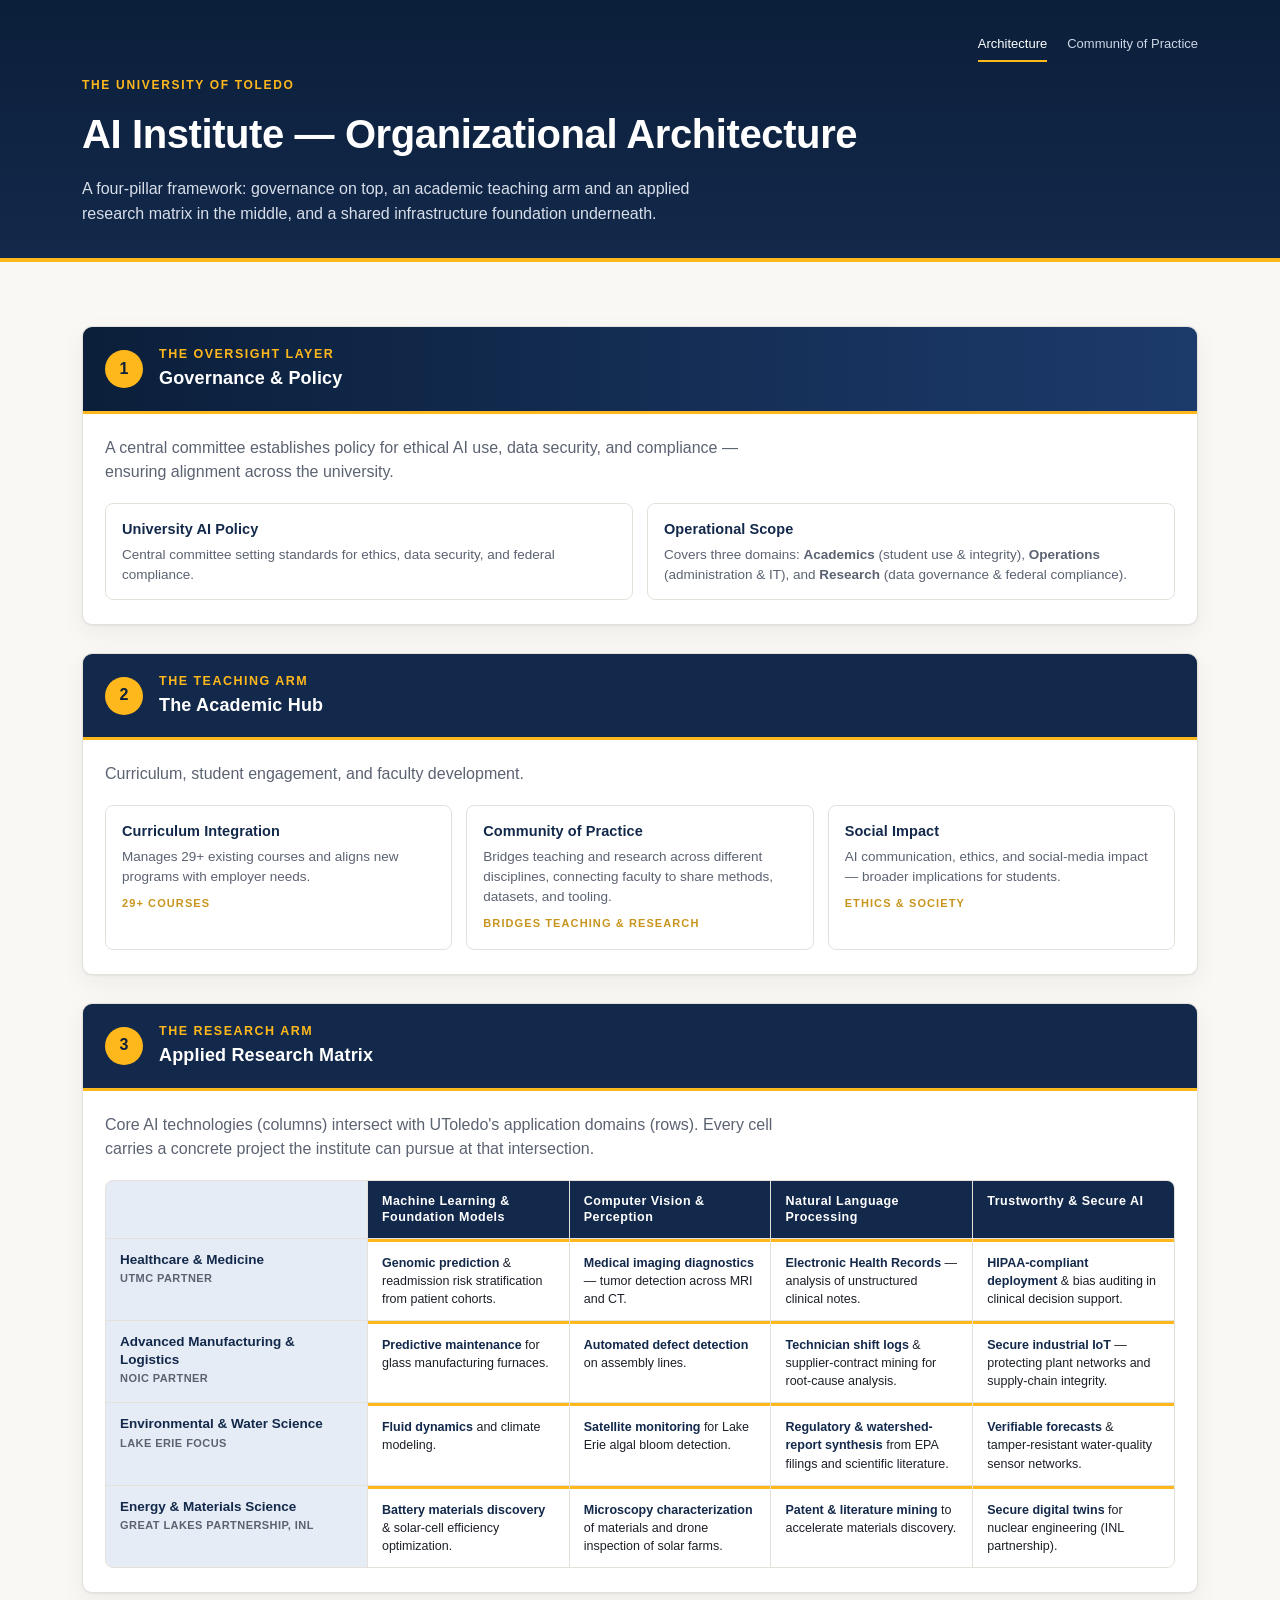
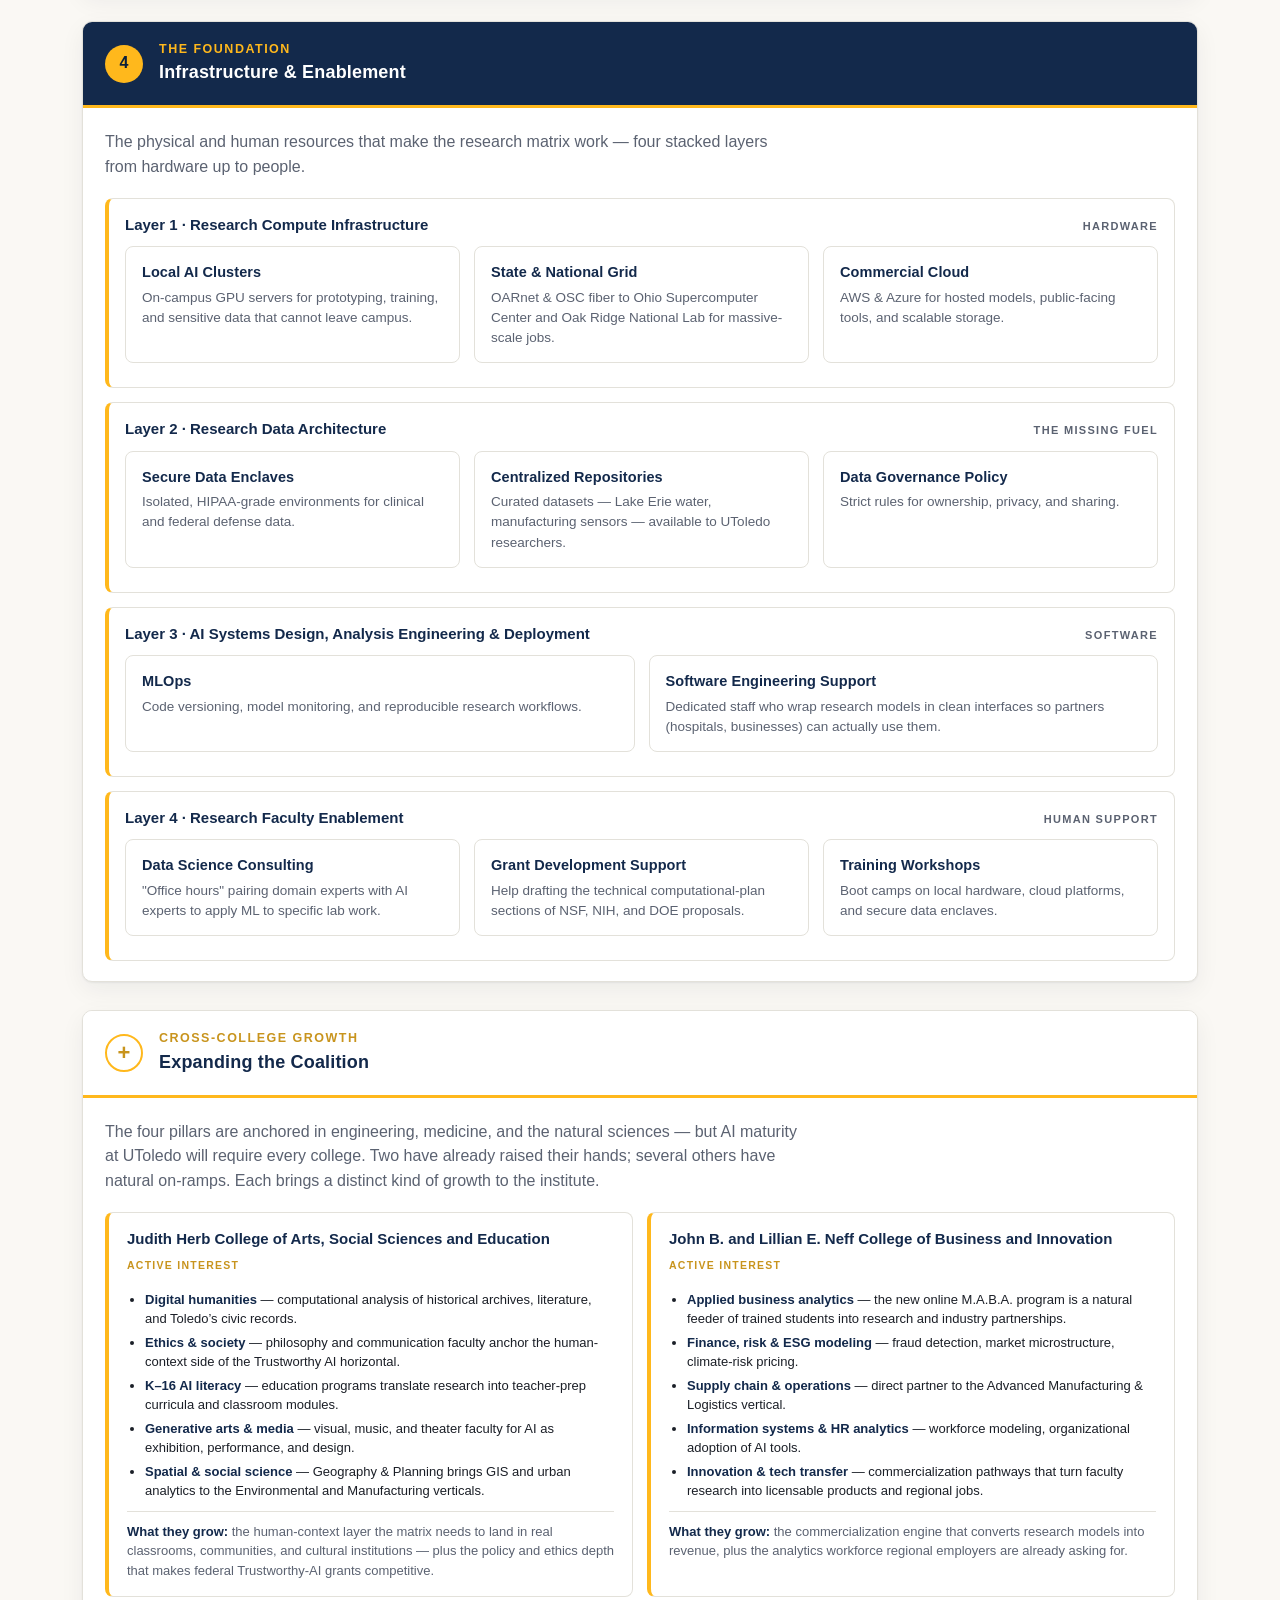
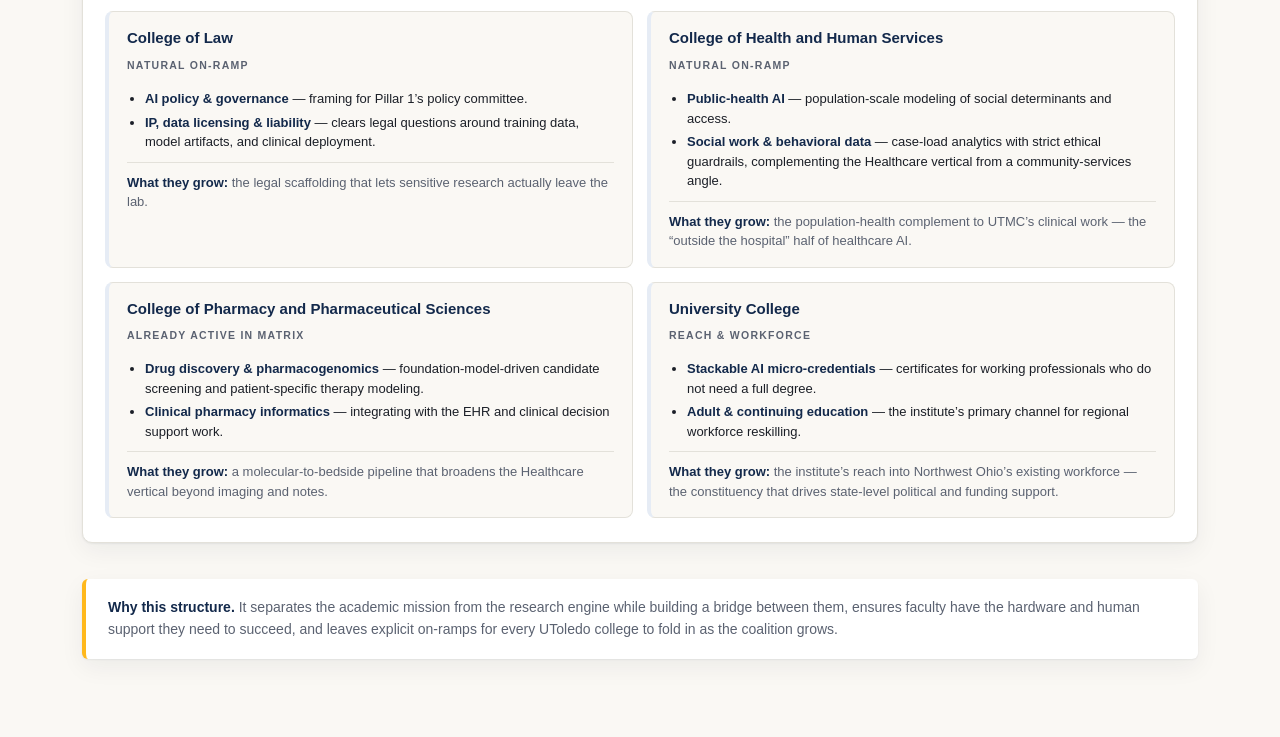
<file: index.html>
<!doctype html>
<html lang="en">
<head>
<meta charset="utf-8" />
<meta name="viewport" content="width=device-width,initial-scale=1" />
<title>UToledo AI Institute — Architecture</title>
<style>
  :root {
    --blue-900: #0b1f3a;
    --blue-800: #13294b;
    --blue-700: #1c3a6b;
    --blue-600: #2a4f8f;
    --blue-100: #e6ecf5;
    --gold-600: #c8941d;
    --gold-500: #f0a500;
    --gold-400: #ffb81c;
    --gold-100: #fff3d6;
    --paper:   #faf8f4;
    --ink:     #1b1f27;
    --muted:   #5b6271;
    --line:    #e3e1da;
    --line-2:  #d6d3ca;
    --shadow:  0 1px 2px rgba(11,31,58,.06), 0 8px 24px rgba(11,31,58,.06);
  }

  * { box-sizing: border-box; }
  html, body { margin: 0; padding: 0; }
  body {
    font-family: ui-sans-serif, -apple-system, "Segoe UI", Inter, Roboto, "Helvetica Neue", Arial, sans-serif;
    color: var(--ink);
    background: var(--paper);
    line-height: 1.55;
    font-size: 16px;
    -webkit-font-smoothing: antialiased;
  }

  /* Header */
  .masthead {
    background: linear-gradient(180deg, var(--blue-900) 0%, var(--blue-800) 100%);
    color: #fff;
    border-bottom: 4px solid var(--gold-400);
  }
  .masthead-inner {
    max-width: 1180px;
    margin: 0 auto;
    padding: 28px 32px 32px;
    display: flex;
    flex-direction: column;
    gap: 8px;
  }
  .eyebrow {
    text-transform: uppercase;
    letter-spacing: .14em;
    font-size: 12px;
    font-weight: 600;
    color: var(--gold-400);
  }
  .masthead h1 {
    margin: 0;
    font-size: clamp(28px, 3.4vw, 40px);
    font-weight: 700;
    letter-spacing: -.01em;
  }
  .lede {
    margin: 4px 0 0;
    color: #d8dee9;
    max-width: 70ch;
    font-size: 16px;
  }
  .top-nav {
    display: flex;
    gap: 20px;
    justify-content: flex-end;
    margin-bottom: 6px;
    flex-wrap: wrap;
  }
  .top-nav a {
    color: #cdd6e4;
    text-decoration: none;
    font-weight: 500;
    font-size: 13px;
    padding: 6px 0;
    border-bottom: 2px solid transparent;
    transition: color .15s, border-color .15s;
  }
  .top-nav a:hover { color: #fff; }
  .top-nav a.active {
    color: #fff;
    border-bottom-color: var(--gold-400);
  }

  /* Layout */
  .wrap {
    max-width: 1180px;
    margin: 0 auto;
    padding: 36px 32px 64px;
  }

  /* Section title bar */
  .pillar {
    margin: 28px 0 0;
    background: #fff;
    border: 1px solid var(--line);
    border-radius: 10px;
    box-shadow: var(--shadow);
    overflow: hidden;
  }
  .pillar-head {
    display: flex;
    align-items: center;
    gap: 16px;
    padding: 18px 22px;
    background: var(--blue-800);
    color: #fff;
    border-bottom: 3px solid var(--gold-400);
  }
  .pillar-num {
    flex: 0 0 auto;
    width: 38px;
    height: 38px;
    border-radius: 999px;
    background: var(--gold-400);
    color: var(--blue-900);
    font-weight: 800;
    display: grid;
    place-items: center;
    font-size: 16px;
  }
  .pillar-titles {
    display: flex;
    flex-direction: column;
  }
  .pillar-title {
    font-size: 18px;
    font-weight: 700;
    letter-spacing: .01em;
  }
  .pillar-sub {
    font-size: 12.5px;
    color: var(--gold-400);
    text-transform: uppercase;
    letter-spacing: .12em;
    font-weight: 600;
  }
  .pillar-body {
    padding: 22px 22px 6px;
  }
  .pillar-intro {
    margin: 0 0 18px;
    color: var(--muted);
    max-width: 78ch;
  }

  /* Card grids */
  .grid {
    display: grid;
    gap: 14px;
    grid-template-columns: repeat(12, 1fr);
    padding-bottom: 18px;
  }
  .col-6 { grid-column: span 6; }
  .col-4 { grid-column: span 4; }
  .col-3 { grid-column: span 3; }
  .col-12 { grid-column: span 12; }
  @media (max-width: 900px) {
    .col-6, .col-4, .col-3 { grid-column: span 12; }
  }

  .card {
    border: 1px solid var(--line);
    border-radius: 8px;
    padding: 14px 16px;
    background: #fff;
    transition: border-color .15s, transform .15s;
  }
  .card:hover {
    border-color: var(--blue-600);
    transform: translateY(-1px);
  }
  .card h4 {
    margin: 0 0 4px;
    font-size: 14.5px;
    color: var(--blue-800);
    font-weight: 700;
    letter-spacing: .005em;
  }
  .card p {
    margin: 0;
    font-size: 13.5px;
    color: var(--muted);
    line-height: 1.5;
  }
  .card .tag {
    display: inline-block;
    margin-top: 8px;
    font-size: 11px;
    text-transform: uppercase;
    letter-spacing: .1em;
    color: var(--gold-600);
    font-weight: 700;
  }

  /* Two-arm middle row (Academic + Research) */
  .arms {
    display: grid;
    grid-template-columns: 1fr 1fr;
    gap: 18px;
    margin-top: 18px;
  }
  @media (max-width: 980px) {
    .arms { grid-template-columns: 1fr; }
  }

  /* Matrix block (research) */
  .matrix {
    margin: 6px 0 18px;
    border: 1px solid var(--line);
    border-radius: 8px;
    overflow: hidden;
  }
  .matrix h3 {
    margin: 0;
    padding: 10px 14px;
    font-size: 12.5px;
    text-transform: uppercase;
    letter-spacing: .12em;
    color: var(--blue-800);
    background: var(--blue-100);
    border-bottom: 1px solid var(--line);
    font-weight: 700;
  }
  .matrix-grid {
    display: grid;
    grid-template-columns: 1fr 1fr;
    gap: 0;
  }
  .matrix-cell {
    padding: 12px 14px;
    border-top: 1px solid var(--line);
  }
  .matrix-cell:nth-child(odd) { border-right: 1px solid var(--line); }
  .matrix-cell h4 {
    margin: 0 0 2px;
    font-size: 13.5px;
    color: var(--blue-800);
  }
  .matrix-cell p {
    margin: 0;
    font-size: 12.5px;
    color: var(--muted);
  }
  @media (max-width: 700px) {
    .matrix-grid { grid-template-columns: 1fr; }
    .matrix-cell:nth-child(odd) { border-right: none; }
  }

  /* Cross-matrix: verticals (rows) × horizontals (columns) */
  .matrix-scroll {
    margin: 6px 0 18px;
    overflow-x: auto;
    border: 1px solid var(--line);
    border-radius: 8px;
    background: var(--line);
  }
  .research-matrix {
    display: grid;
    grid-template-columns: minmax(190px, 1.3fr) repeat(4, minmax(170px, 1fr));
    gap: 1px;
    background: var(--line);
    min-width: 880px;
  }
  .rm-corner,
  .rm-col-head,
  .rm-row-head,
  .rm-cell {
    background: #fff;
    padding: 12px 14px;
  }
  .rm-corner {
    background: var(--blue-100);
  }
  .rm-col-head {
    background: var(--blue-800);
    color: #fff;
    font-size: 12.5px;
    font-weight: 700;
    letter-spacing: .04em;
    line-height: 1.3;
  }
  .rm-row-head {
    background: var(--blue-100);
    color: var(--blue-800);
    font-weight: 700;
    font-size: 13.5px;
    line-height: 1.35;
  }
  .rm-row-head small {
    display: block;
    margin-top: 2px;
    font-size: 11px;
    font-weight: 600;
    color: var(--muted);
    letter-spacing: .04em;
    text-transform: uppercase;
  }
  .rm-cell {
    font-size: 12.5px;
    color: var(--ink);
    line-height: 1.45;
    border-top: 3px solid var(--gold-400);
  }
  .rm-cell strong {
    color: var(--blue-800);
    font-weight: 700;
  }
  .rm-empty {
    background: repeating-linear-gradient(
      45deg,
      #faf8f4,
      #faf8f4 7px,
      #efece3 7px,
      #efece3 8px
    );
    border-top: none;
  }

  /* Foundation layers */
  .layer {
    border: 1px solid var(--line);
    border-radius: 8px;
    padding: 14px 16px 6px;
    background: #fff;
    margin-bottom: 14px;
    border-left: 4px solid var(--gold-400);
  }
  .layer-head {
    display: flex;
    align-items: baseline;
    justify-content: space-between;
    margin-bottom: 10px;
    flex-wrap: wrap;
    gap: 6px;
  }
  .layer-head h3 {
    margin: 0;
    font-size: 15px;
    color: var(--blue-800);
    font-weight: 700;
  }
  .layer-tag {
    font-size: 11px;
    color: var(--muted);
    text-transform: uppercase;
    letter-spacing: .12em;
    font-weight: 700;
  }

  /* Governance band style on top pillar */
  .pillar.governance .pillar-head {
    background: linear-gradient(90deg, var(--blue-900), var(--blue-700));
  }

  /* Cross-college coalition (post-pillar growth section) */
  .coalition {
    margin: 28px 0 0;
    background: #fff;
    border: 1px solid var(--line);
    border-radius: 10px;
    box-shadow: var(--shadow);
    overflow: hidden;
  }
  .coalition-head {
    display: flex;
    align-items: center;
    gap: 16px;
    padding: 18px 22px;
    background: #fff;
    color: var(--blue-800);
    border-bottom: 3px solid var(--gold-400);
  }
  .coalition-mark {
    flex: 0 0 auto;
    width: 38px;
    height: 38px;
    border-radius: 999px;
    background: #fff;
    border: 2px solid var(--gold-400);
    color: var(--gold-600);
    font-weight: 800;
    display: grid;
    place-items: center;
    font-size: 22px;
    line-height: 1;
  }
  .coalition-titles { display: flex; flex-direction: column; }
  .coalition-titles .pillar-sub { color: var(--gold-600); }
  .coalition-titles .pillar-title { color: var(--blue-800); }
  .coalition-body { padding: 22px 22px 24px; }

  .growth-grid {
    display: grid;
    grid-template-columns: 1fr 1fr;
    gap: 14px;
  }
  @media (max-width: 800px) { .growth-grid { grid-template-columns: 1fr; } }

  .growth-card {
    background: var(--paper);
    border: 1px solid var(--line);
    border-left: 4px solid var(--blue-100);
    border-radius: 8px;
    padding: 16px 18px;
  }
  .growth-card.primary {
    border-left-color: var(--gold-400);
    background: #fff;
    grid-column: span 1;
  }
  .growth-card h3 {
    margin: 0 0 4px;
    font-size: 15px;
    color: var(--blue-800);
    font-weight: 700;
    line-height: 1.3;
  }
  .growth-tag {
    display: inline-block;
    font-size: 10.5px;
    text-transform: uppercase;
    letter-spacing: .12em;
    font-weight: 700;
    color: var(--gold-600);
    margin: 0 0 10px;
  }
  .growth-card:not(.primary) .growth-tag { color: var(--muted); }
  .growth-card ul {
    margin: 6px 0 10px;
    padding-left: 18px;
    font-size: 13px;
    color: var(--ink);
    line-height: 1.5;
  }
  .growth-card ul li { margin-bottom: 4px; }
  .growth-card ul li strong { color: var(--blue-800); }
  .growth-grow {
    margin: 8px 0 0;
    font-size: 13px;
    color: var(--muted);
    padding-top: 10px;
    border-top: 1px solid var(--line);
    line-height: 1.5;
  }
  .growth-grow strong { color: var(--blue-800); }

  /* Footer note */
  .footnote {
    margin-top: 36px;
    padding: 18px 22px;
    border-left: 4px solid var(--gold-400);
    background: #fff;
    border-radius: 6px;
    color: var(--muted);
    font-size: 14px;
    box-shadow: var(--shadow);
  }
  .footnote strong { color: var(--blue-800); }

  /* Print */
  @media print {
    body { background: #fff; }
    .pillar, .card, .layer, .footnote { box-shadow: none; }
    .masthead { border-bottom-width: 2px; }
  }
</style>
</head>
<body>

<header class="masthead">
  <div class="masthead-inner">
    <nav class="top-nav" aria-label="Primary site navigation">
      <a class="active" href="index.html" aria-current="page">Architecture</a>
      <a href="community.html">Community of Practice</a>
    </nav>
    <div class="eyebrow">The University of Toledo</div>
    <h1>AI Institute &mdash; Organizational Architecture</h1>
    <p class="lede">A four-pillar framework: governance on top, an academic teaching arm and an applied research matrix in the middle, and a shared infrastructure foundation underneath.</p>
  </div>
</header>

<main class="wrap">

  <!-- Pillar 1: Governance -->
  <section class="pillar governance">
    <div class="pillar-head">
      <div class="pillar-num">1</div>
      <div class="pillar-titles">
        <div class="pillar-sub">The Oversight Layer</div>
        <div class="pillar-title">Governance &amp; Policy</div>
      </div>
    </div>
    <div class="pillar-body">
      <p class="pillar-intro">A central committee establishes policy for ethical AI use, data security, and compliance — ensuring alignment across the university.</p>
      <div class="grid">
        <div class="card col-6">
          <h4>University AI Policy</h4>
          <p>Central committee setting standards for ethics, data security, and federal compliance.</p>
        </div>
        <div class="card col-6">
          <h4>Operational Scope</h4>
          <p>Covers three domains: <strong>Academics</strong> (student use &amp; integrity), <strong>Operations</strong> (administration &amp; IT), and <strong>Research</strong> (data governance &amp; federal compliance).</p>
        </div>
      </div>
    </div>
  </section>

  <!-- Pillar 2: Academic Hub -->
  <section class="pillar">
    <div class="pillar-head">
      <div class="pillar-num">2</div>
      <div class="pillar-titles">
        <div class="pillar-sub">The Teaching Arm</div>
        <div class="pillar-title">The Academic Hub</div>
      </div>
    </div>
    <div class="pillar-body">
      <p class="pillar-intro">Curriculum, student engagement, and faculty development.</p>
      <div class="grid">
        <div class="card col-4">
          <h4>Curriculum Integration</h4>
          <p>Manages 29+ existing courses and aligns new programs with employer needs.</p>
          <span class="tag">29+ courses</span>
        </div>
        <div class="card col-4">
          <h4>Community of Practice</h4>
          <p>Bridges teaching and research across different disciplines, connecting faculty to share methods, datasets, and tooling.</p>
          <span class="tag">Bridges teaching &amp; research</span>
        </div>
        <div class="card col-4">
          <h4>Social Impact</h4>
          <p>AI communication, ethics, and social-media impact &mdash; broader implications for students.</p>
          <span class="tag">Ethics &amp; society</span>
        </div>
      </div>
    </div>
  </section>

  <!-- Pillar 3: Applied Research Matrix -->
  <section class="pillar">
    <div class="pillar-head">
      <div class="pillar-num">3</div>
      <div class="pillar-titles">
        <div class="pillar-sub">The Research Arm</div>
        <div class="pillar-title">Applied Research Matrix</div>
      </div>
    </div>
    <div class="pillar-body">
      <p class="pillar-intro">Core AI technologies (columns) intersect with UToledo's application domains (rows). Every cell carries a concrete project the institute can pursue at that intersection.</p>

      <div class="matrix-scroll">
        <div class="research-matrix" role="table" aria-label="Applied Research Matrix mapping core AI technologies to application domains">
          <!-- Header row -->
          <div class="rm-corner" role="columnheader" aria-label="Application domain"></div>
          <div class="rm-col-head" role="columnheader">Machine Learning &amp; Foundation Models</div>
          <div class="rm-col-head" role="columnheader">Computer Vision &amp; Perception</div>
          <div class="rm-col-head" role="columnheader">Natural Language Processing</div>
          <div class="rm-col-head" role="columnheader">Trustworthy &amp; Secure AI</div>

          <!-- Healthcare row -->
          <div class="rm-row-head" role="rowheader">
            Healthcare &amp; Medicine
            <small>UTMC partner</small>
          </div>
          <div class="rm-cell">
            <strong>Genomic prediction</strong> &amp; readmission risk stratification from patient cohorts.
          </div>
          <div class="rm-cell">
            <strong>Medical imaging diagnostics</strong> &mdash; tumor detection across MRI and CT.
          </div>
          <div class="rm-cell">
            <strong>Electronic Health Records</strong> &mdash; analysis of unstructured clinical notes.
          </div>
          <div class="rm-cell">
            <strong>HIPAA-compliant deployment</strong> &amp; bias auditing in clinical decision support.
          </div>

          <!-- Advanced Manufacturing row -->
          <div class="rm-row-head" role="rowheader">
            Advanced Manufacturing &amp; Logistics
            <small>NOIC partner</small>
          </div>
          <div class="rm-cell">
            <strong>Predictive maintenance</strong> for glass manufacturing furnaces.
          </div>
          <div class="rm-cell">
            <strong>Automated defect detection</strong> on assembly lines.
          </div>
          <div class="rm-cell">
            <strong>Technician shift logs</strong> &amp; supplier-contract mining for root-cause analysis.
          </div>
          <div class="rm-cell">
            <strong>Secure industrial IoT</strong> &mdash; protecting plant networks and supply-chain integrity.
          </div>

          <!-- Environmental row -->
          <div class="rm-row-head" role="rowheader">
            Environmental &amp; Water Science
            <small>Lake Erie focus</small>
          </div>
          <div class="rm-cell">
            <strong>Fluid dynamics</strong> and climate modeling.
          </div>
          <div class="rm-cell">
            <strong>Satellite monitoring</strong> for Lake Erie algal bloom detection.
          </div>
          <div class="rm-cell">
            <strong>Regulatory &amp; watershed-report synthesis</strong> from EPA filings and scientific literature.
          </div>
          <div class="rm-cell">
            <strong>Verifiable forecasts</strong> &amp; tamper-resistant water-quality sensor networks.
          </div>

          <!-- Energy & Materials row -->
          <div class="rm-row-head" role="rowheader">
            Energy &amp; Materials Science
            <small>Great Lakes Partnership, INL</small>
          </div>
          <div class="rm-cell">
            <strong>Battery materials discovery</strong> &amp; solar-cell efficiency optimization.
          </div>
          <div class="rm-cell">
            <strong>Microscopy characterization</strong> of materials and drone inspection of solar farms.
          </div>
          <div class="rm-cell">
            <strong>Patent &amp; literature mining</strong> to accelerate materials discovery.
          </div>
          <div class="rm-cell">
            <strong>Secure digital twins</strong> for nuclear engineering (INL partnership).
          </div>
        </div>
      </div>
    </div>
  </section>

  <!-- Pillar 4: Infrastructure & Enablement -->
  <section class="pillar">
    <div class="pillar-head">
      <div class="pillar-num">4</div>
      <div class="pillar-titles">
        <div class="pillar-sub">The Foundation</div>
        <div class="pillar-title">Infrastructure &amp; Enablement</div>
      </div>
    </div>
    <div class="pillar-body">
      <p class="pillar-intro">The physical and human resources that make the research matrix work — four stacked layers from hardware up to people.</p>

      <div class="layer">
        <div class="layer-head">
          <h3>Layer 1 &middot; Research Compute Infrastructure</h3>
          <span class="layer-tag">Hardware</span>
        </div>
        <div class="grid">
          <div class="card col-4">
            <h4>Local AI Clusters</h4>
            <p>On-campus GPU servers for prototyping, training, and sensitive data that cannot leave campus.</p>
          </div>
          <div class="card col-4">
            <h4>State &amp; National Grid</h4>
            <p>OARnet &amp; OSC fiber to Ohio Supercomputer Center and Oak Ridge National Lab for massive-scale jobs.</p>
          </div>
          <div class="card col-4">
            <h4>Commercial Cloud</h4>
            <p>AWS &amp; Azure for hosted models, public-facing tools, and scalable storage.</p>
          </div>
        </div>
      </div>

      <div class="layer">
        <div class="layer-head">
          <h3>Layer 2 &middot; Research Data Architecture</h3>
          <span class="layer-tag">The Missing Fuel</span>
        </div>
        <div class="grid">
          <div class="card col-4">
            <h4>Secure Data Enclaves</h4>
            <p>Isolated, HIPAA-grade environments for clinical and federal defense data.</p>
          </div>
          <div class="card col-4">
            <h4>Centralized Repositories</h4>
            <p>Curated datasets &mdash; Lake Erie water, manufacturing sensors &mdash; available to UToledo researchers.</p>
          </div>
          <div class="card col-4">
            <h4>Data Governance Policy</h4>
            <p>Strict rules for ownership, privacy, and sharing.</p>
          </div>
        </div>
      </div>

      <div class="layer">
        <div class="layer-head">
          <h3>Layer 3 &middot; AI Systems Design, Analysis Engineering &amp; Deployment</h3>
          <span class="layer-tag">Software</span>
        </div>
        <div class="grid">
          <div class="card col-6">
            <h4>MLOps</h4>
            <p>Code versioning, model monitoring, and reproducible research workflows.</p>
          </div>
          <div class="card col-6">
            <h4>Software Engineering Support</h4>
            <p>Dedicated staff who wrap research models in clean interfaces so partners (hospitals, businesses) can actually use them.</p>
          </div>
        </div>
      </div>

      <div class="layer">
        <div class="layer-head">
          <h3>Layer 4 &middot; Research Faculty Enablement</h3>
          <span class="layer-tag">Human Support</span>
        </div>
        <div class="grid">
          <div class="card col-4">
            <h4>Data Science Consulting</h4>
            <p>"Office hours" pairing domain experts with AI experts to apply ML to specific lab work.</p>
          </div>
          <div class="card col-4">
            <h4>Grant Development Support</h4>
            <p>Help drafting the technical computational-plan sections of NSF, NIH, and DOE proposals.</p>
          </div>
          <div class="card col-4">
            <h4>Training Workshops</h4>
            <p>Boot camps on local hardware, cloud platforms, and secure data enclaves.</p>
          </div>
        </div>
      </div>
    </div>
  </section>

  <!-- Cross-college coalition: how the rest of UToledo folds into the framework -->
  <section class="coalition" aria-labelledby="coalition-heading">
    <div class="coalition-head">
      <div class="coalition-mark" aria-hidden="true">+</div>
      <div class="coalition-titles">
        <div class="pillar-sub">Cross-College Growth</div>
        <div class="pillar-title" id="coalition-heading">Expanding the Coalition</div>
      </div>
    </div>
    <div class="coalition-body">
      <p class="pillar-intro">The four pillars are anchored in engineering, medicine, and the natural sciences &mdash; but AI maturity at UToledo will require every college. Two have already raised their hands; several others have natural on-ramps. Each brings a distinct kind of growth to the institute.</p>

      <div class="growth-grid">

        <article class="growth-card primary">
          <h3>Judith Herb College of Arts, Social Sciences and Education</h3>
          <span class="growth-tag">Active interest</span>
          <ul>
            <li><strong>Digital humanities</strong> &mdash; computational analysis of historical archives, literature, and Toledo&rsquo;s civic records.</li>
            <li><strong>Ethics &amp; society</strong> &mdash; philosophy and communication faculty anchor the human-context side of the Trustworthy AI horizontal.</li>
            <li><strong>K&ndash;16 AI literacy</strong> &mdash; education programs translate research into teacher-prep curricula and classroom modules.</li>
            <li><strong>Generative arts &amp; media</strong> &mdash; visual, music, and theater faculty for AI as exhibition, performance, and design.</li>
            <li><strong>Spatial &amp; social science</strong> &mdash; Geography &amp; Planning brings GIS and urban analytics to the Environmental and Manufacturing verticals.</li>
          </ul>
          <p class="growth-grow"><strong>What they grow:</strong> the human-context layer the matrix needs to land in real classrooms, communities, and cultural institutions &mdash; plus the policy and ethics depth that makes federal Trustworthy-AI grants competitive.</p>
        </article>

        <article class="growth-card primary">
          <h3>John B. and Lillian E. Neff College of Business and Innovation</h3>
          <span class="growth-tag">Active interest</span>
          <ul>
            <li><strong>Applied business analytics</strong> &mdash; the new online M.A.B.A. program is a natural feeder of trained students into research and industry partnerships.</li>
            <li><strong>Finance, risk &amp; ESG modeling</strong> &mdash; fraud detection, market microstructure, climate-risk pricing.</li>
            <li><strong>Supply chain &amp; operations</strong> &mdash; direct partner to the Advanced Manufacturing &amp; Logistics vertical.</li>
            <li><strong>Information systems &amp; HR analytics</strong> &mdash; workforce modeling, organizational adoption of AI tools.</li>
            <li><strong>Innovation &amp; tech transfer</strong> &mdash; commercialization pathways that turn faculty research into licensable products and regional jobs.</li>
          </ul>
          <p class="growth-grow"><strong>What they grow:</strong> the commercialization engine that converts research models into revenue, plus the analytics workforce regional employers are already asking for.</p>
        </article>

        <article class="growth-card">
          <h3>College of Law</h3>
          <span class="growth-tag">Natural on-ramp</span>
          <ul>
            <li><strong>AI policy &amp; governance</strong> &mdash; framing for Pillar 1&rsquo;s policy committee.</li>
            <li><strong>IP, data licensing &amp; liability</strong> &mdash; clears legal questions around training data, model artifacts, and clinical deployment.</li>
          </ul>
          <p class="growth-grow"><strong>What they grow:</strong> the legal scaffolding that lets sensitive research actually leave the lab.</p>
        </article>

        <article class="growth-card">
          <h3>College of Health and Human Services</h3>
          <span class="growth-tag">Natural on-ramp</span>
          <ul>
            <li><strong>Public-health AI</strong> &mdash; population-scale modeling of social determinants and access.</li>
            <li><strong>Social work &amp; behavioral data</strong> &mdash; case-load analytics with strict ethical guardrails, complementing the Healthcare vertical from a community-services angle.</li>
          </ul>
          <p class="growth-grow"><strong>What they grow:</strong> the population-health complement to UTMC&rsquo;s clinical work &mdash; the &ldquo;outside the hospital&rdquo; half of healthcare AI.</p>
        </article>

        <article class="growth-card">
          <h3>College of Pharmacy and Pharmaceutical Sciences</h3>
          <span class="growth-tag">Already active in matrix</span>
          <ul>
            <li><strong>Drug discovery &amp; pharmacogenomics</strong> &mdash; foundation-model-driven candidate screening and patient-specific therapy modeling.</li>
            <li><strong>Clinical pharmacy informatics</strong> &mdash; integrating with the EHR and clinical decision support work.</li>
          </ul>
          <p class="growth-grow"><strong>What they grow:</strong> a molecular-to-bedside pipeline that broadens the Healthcare vertical beyond imaging and notes.</p>
        </article>

        <article class="growth-card">
          <h3>University College</h3>
          <span class="growth-tag">Reach &amp; workforce</span>
          <ul>
            <li><strong>Stackable AI micro-credentials</strong> &mdash; certificates for working professionals who do not need a full degree.</li>
            <li><strong>Adult &amp; continuing education</strong> &mdash; the institute&rsquo;s primary channel for regional workforce reskilling.</li>
          </ul>
          <p class="growth-grow"><strong>What they grow:</strong> the institute&rsquo;s reach into Northwest Ohio&rsquo;s existing workforce &mdash; the constituency that drives state-level political and funding support.</p>
        </article>

      </div>
    </div>
  </section>

  <p class="footnote">
    <strong>Why this structure.</strong> It separates the academic mission from the research engine while building a bridge between them, ensures faculty have the hardware and human support they need to succeed, and leaves explicit on-ramps for every UToledo college to fold in as the coalition grows.
  </p>

</main>

</body>
</html>
</file>
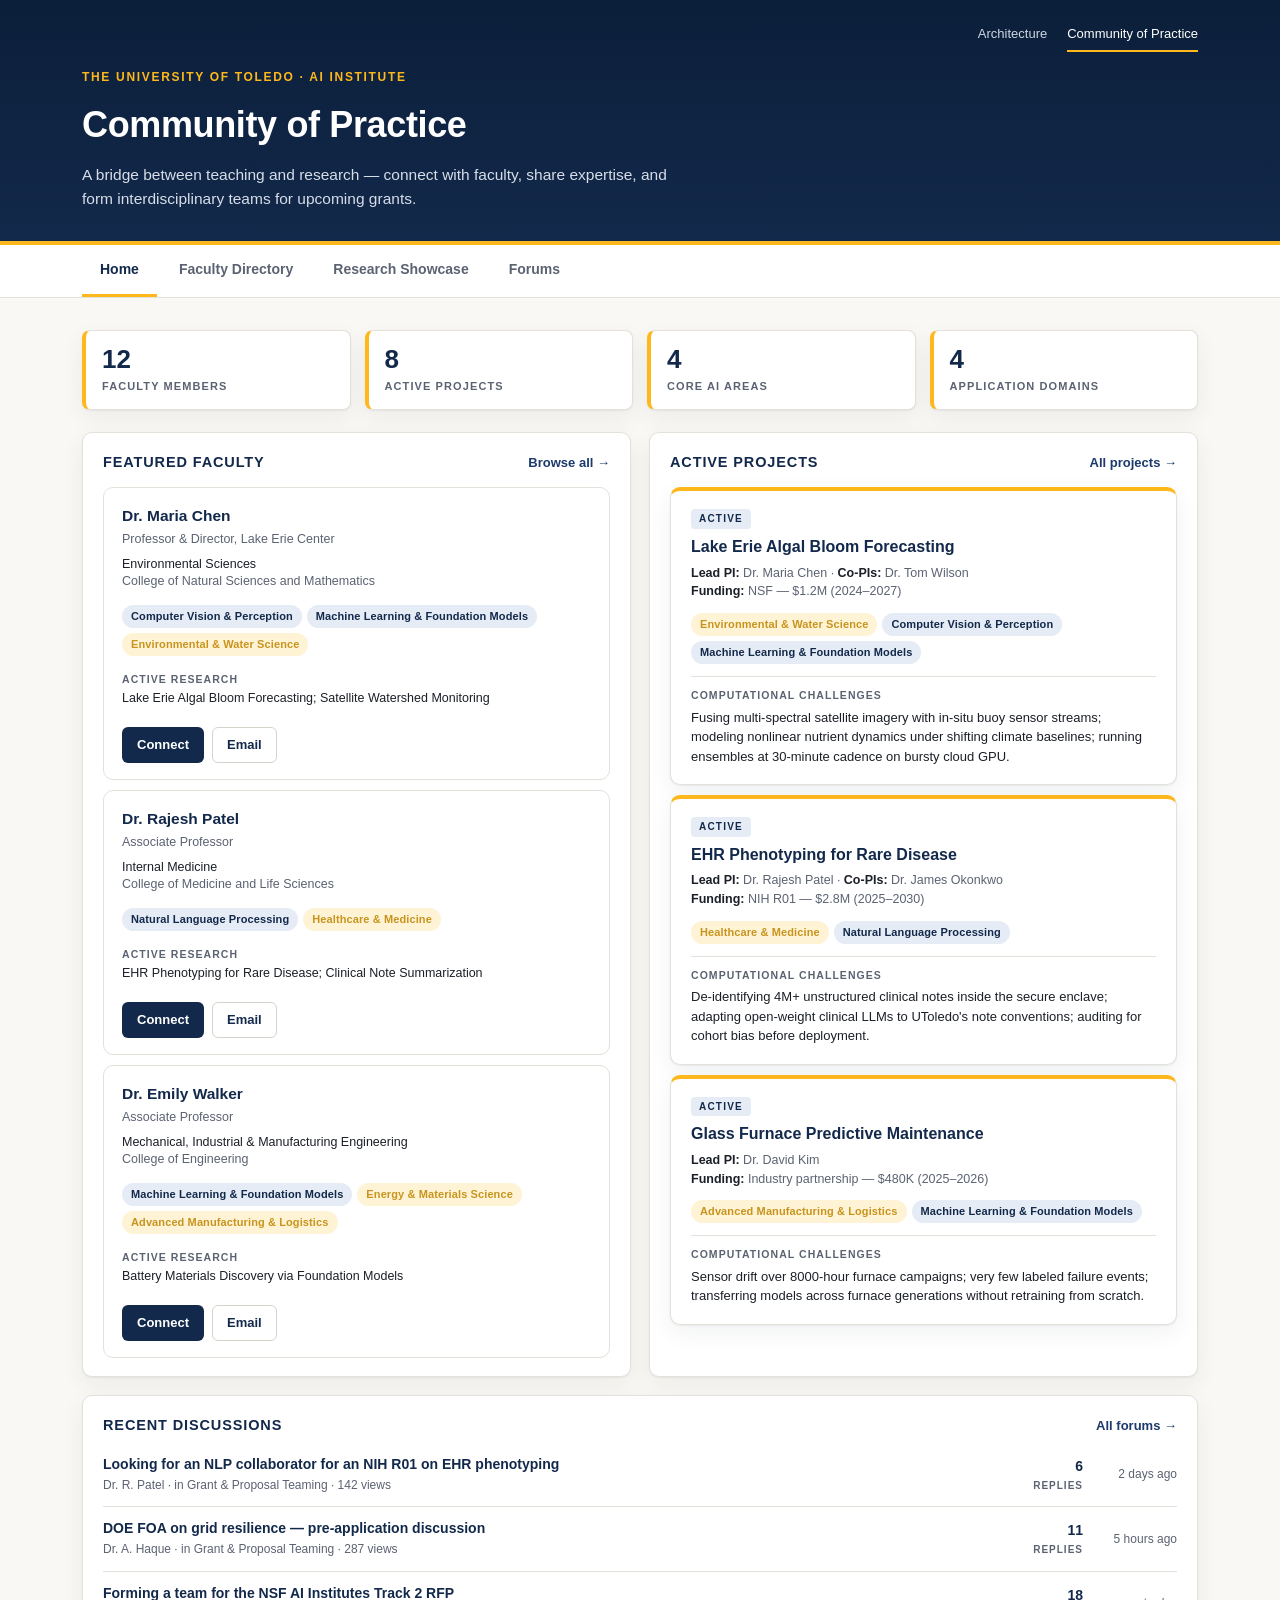
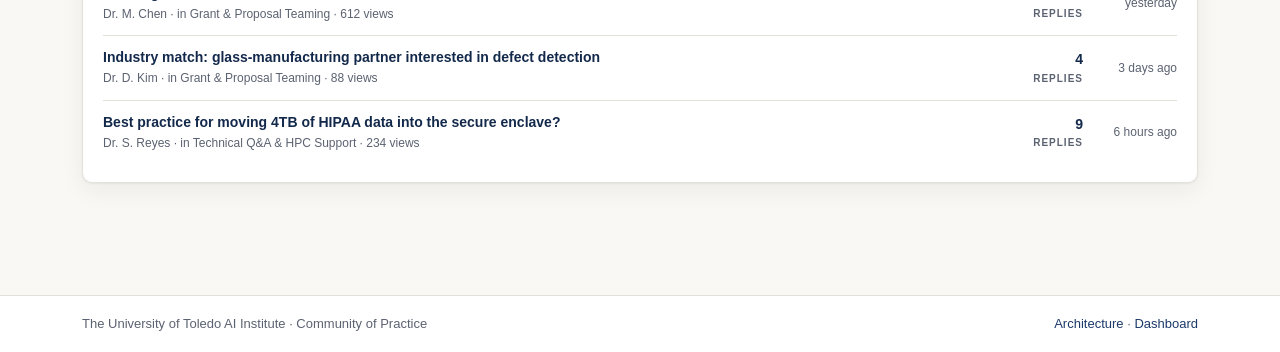
<file: community.html>
<!doctype html>
<html lang="en">
<head>
  <meta charset="utf-8" />
  <meta name="viewport" content="width=device-width,initial-scale=1" />
  <title>Community of Practice &mdash; UToledo AI Institute</title>
  <meta name="description" content="UToledo AI Community of Practice portal: faculty directory, research showcase, and discussion forums bridging teaching and research." />
  <link rel="stylesheet" href="community.css" />
</head>
<body>

<!-- =======================
     Header / masthead
     ======================= -->
<header class="masthead">
  <div class="masthead-inner">
    <nav class="top-nav" aria-label="Primary site navigation">
      <a href="index.html">Architecture</a>
      <a class="active" href="community.html" aria-current="page">Community of Practice</a>
    </nav>
    <div class="eyebrow">The University of Toledo &middot; AI Institute</div>
    <h1>Community of Practice</h1>
    <p class="lede">A bridge between teaching and research &mdash; connect with faculty, share expertise, and form interdisciplinary teams for upcoming grants.</p>
  </div>
</header>

<!-- =======================
     Section tabs
     ======================= -->
<nav class="tabs" aria-label="Portal sections">
  <div class="tabs-inner">
    <a class="tab" data-tab="dashboard" href="#dashboard">Home</a>
    <a class="tab" data-tab="directory" href="#directory">Faculty Directory</a>
    <a class="tab" data-tab="showcase"  href="#showcase">Research Showcase</a>
    <a class="tab" data-tab="forums"    href="#forums">Forums</a>
  </div>
</nav>

<main class="wrap" id="main">

  <!-- =======================
       View: Dashboard
       ======================= -->
  <section class="view" id="view-dashboard" aria-labelledby="dashboard-heading">
    <h2 id="dashboard-heading" class="sr-only">Dashboard</h2>

    <div class="stats" id="dashboard-stats" aria-label="Portal statistics">
      <!-- Populated by community.js -->
    </div>

    <div class="dashboard-grid">
      <article class="panel">
        <div class="panel-head">
          <h3>Featured Faculty</h3>
          <a href="#directory" class="link-arrow" data-tab-link="directory">Browse all &rarr;</a>
        </div>
        <div id="featured-faculty" class="card-row">
          <!-- Populated by community.js -->
        </div>
      </article>

      <article class="panel">
        <div class="panel-head">
          <h3>Active Projects</h3>
          <a href="#showcase" class="link-arrow" data-tab-link="showcase">All projects &rarr;</a>
        </div>
        <div id="featured-projects" class="card-row">
          <!-- Populated by community.js -->
        </div>
      </article>

      <article class="panel panel-full">
        <div class="panel-head">
          <h3>Recent Discussions</h3>
          <a href="#forums" class="link-arrow" data-tab-link="forums">All forums &rarr;</a>
        </div>
        <ul id="recent-threads" class="thread-list compact">
          <!-- Populated by community.js -->
        </ul>
      </article>
    </div>
  </section>

  <!-- =======================
       View: Faculty Directory
       ======================= -->
  <section class="view" id="view-directory" hidden aria-labelledby="directory-heading">
    <div class="section-head">
      <h2 id="directory-heading">Faculty Expertise Directory</h2>
      <p class="section-sub">Filter by Core AI Technology (horizontals) or Application Domain (verticals) to find collaborators for upcoming grants.</p>
    </div>

    <div class="filter-bar" role="region" aria-label="Faculty filters">
      <label class="search">
        <span class="sr-only">Search by name, department, or project</span>
        <input id="search-input" type="search" placeholder="Search by name, department, or project&hellip;" autocomplete="off" />
      </label>

      <div class="filter-group">
        <span class="filter-label">Core AI Technology</span>
        <div class="chip-row" id="filter-tech" role="group" aria-label="Filter by core AI technology">
          <!-- Chips populated by community.js -->
        </div>
      </div>

      <div class="filter-group">
        <span class="filter-label">Application Domain</span>
        <div class="chip-row" id="filter-domain" role="group" aria-label="Filter by application domain">
          <!-- Chips populated by community.js -->
        </div>
      </div>

      <div class="filter-actions">
        <span class="result-count" id="result-count" aria-live="polite"></span>
        <button class="btn btn-ghost" id="clear-filters" type="button">Clear filters</button>
      </div>
    </div>

    <div id="faculty-grid" class="faculty-grid" aria-live="polite">
      <!-- Populated by community.js -->
    </div>
  </section>

  <!-- =======================
       View: Research Showcase
       ======================= -->
  <section class="view" id="view-showcase" hidden aria-labelledby="showcase-heading">
    <div class="section-head">
      <h2 id="showcase-heading">Research Showcase</h2>
      <p class="section-sub">Active projects spanning the institute's vertical domains and horizontal AI capabilities.</p>
    </div>
    <div id="projects-grid" class="projects-grid">
      <!-- Populated by community.js -->
    </div>
  </section>

  <!-- =======================
       View: Forums
       ======================= -->
  <section class="view" id="view-forums" hidden aria-labelledby="forums-heading">
    <div class="section-head">
      <h2 id="forums-heading">Discussion Forums</h2>
      <p class="section-sub">Pre-proposal discovery, technical support, and curriculum sharing across UToledo.</p>
    </div>
    <div id="forums-list" class="forums-list">
      <!-- Populated by community.js -->
    </div>
  </section>

</main>

<footer class="site-footer">
  <div class="footer-inner">
    <div>The University of Toledo AI Institute &middot; Community of Practice</div>
    <div>
      <a href="index.html">Architecture</a>
      &middot;
      <a href="#dashboard" data-tab-link="dashboard">Dashboard</a>
    </div>
  </div>
</footer>

<script src="community.js" defer></script>
</body>
</html>
</file>
<file: community.css>
/* =================================================================
   UToledo AI Institute — Community of Practice
   Stylesheet shared with index.html palette.
   Sections:
     1. Tokens
     2. Base
     3. Masthead & top nav
     4. Tabs
     5. Layout / wrap
     6. Stats & dashboard panels
     7. Faculty cards & directory
     8. Filter bar
     9. Project cards
    10. Forums
    11. Buttons, tags, utilities
    12. Footer
    13. Print
   ================================================================= */

/* 1. Tokens (mirror index.html for visual continuity) */
:root {
  --blue-900: #0b1f3a;
  --blue-800: #13294b;
  --blue-700: #1c3a6b;
  --blue-600: #2a4f8f;
  --blue-100: #e6ecf5;
  --gold-600: #c8941d;
  --gold-500: #f0a500;
  --gold-400: #ffb81c;
  --gold-100: #fff3d6;
  --paper:    #faf8f4;
  --ink:      #1b1f27;
  --muted:    #5b6271;
  --line:     #e3e1da;
  --line-2:   #d6d3ca;
  --shadow:   0 1px 2px rgba(11,31,58,.06), 0 8px 24px rgba(11,31,58,.06);
  --focus:    0 0 0 3px rgba(42,79,143,.35);
}

/* 2. Base */
* { box-sizing: border-box; }
html, body { margin: 0; padding: 0; }
body {
  font-family: ui-sans-serif, -apple-system, "Segoe UI", Inter, Roboto, "Helvetica Neue", Arial, sans-serif;
  color: var(--ink);
  background: var(--paper);
  line-height: 1.55;
  font-size: 16px;
  -webkit-font-smoothing: antialiased;
}
a { color: var(--blue-700); }
a:focus-visible,
button:focus-visible,
input:focus-visible {
  outline: none;
  box-shadow: var(--focus);
  border-radius: 4px;
}

/* 3. Masthead & top nav */
.masthead {
  background: linear-gradient(180deg, var(--blue-900) 0%, var(--blue-800) 100%);
  color: #fff;
  border-bottom: 4px solid var(--gold-400);
}
.masthead-inner {
  max-width: 1180px;
  margin: 0 auto;
  padding: 18px 32px 30px;
  display: flex;
  flex-direction: column;
  gap: 6px;
}
.top-nav {
  display: flex;
  gap: 20px;
  justify-content: flex-end;
  margin-bottom: 6px;
  flex-wrap: wrap;
}
.top-nav a {
  color: #cdd6e4;
  text-decoration: none;
  font-weight: 500;
  font-size: 13px;
  padding: 6px 0;
  border-bottom: 2px solid transparent;
  transition: color .15s, border-color .15s;
}
.top-nav a:hover { color: #fff; }
.top-nav a.active {
  color: #fff;
  border-bottom-color: var(--gold-400);
}
.eyebrow {
  text-transform: uppercase;
  letter-spacing: .14em;
  font-size: 12px;
  font-weight: 600;
  color: var(--gold-400);
  margin-top: 4px;
}
.masthead h1 {
  margin: 4px 0 0;
  font-size: clamp(26px, 3vw, 36px);
  font-weight: 700;
  letter-spacing: -.01em;
}
.lede {
  margin: 4px 0 0;
  color: #d8dee9;
  max-width: 70ch;
  font-size: 15.5px;
}

/* 4. Tabs */
.tabs {
  background: #fff;
  border-bottom: 1px solid var(--line);
  position: sticky;
  top: 0;
  z-index: 5;
}
.tabs-inner {
  max-width: 1180px;
  margin: 0 auto;
  padding: 0 32px;
  display: flex;
  gap: 4px;
  overflow-x: auto;
}
.tab {
  padding: 14px 18px;
  color: var(--muted);
  text-decoration: none;
  font-weight: 600;
  font-size: 14px;
  border-bottom: 3px solid transparent;
  white-space: nowrap;
  transition: color .15s, border-color .15s;
}
.tab:hover { color: var(--blue-800); }
.tab.active {
  color: var(--blue-800);
  border-bottom-color: var(--gold-400);
}

/* 5. Layout */
.wrap {
  max-width: 1180px;
  margin: 0 auto;
  padding: 32px 32px 64px;
}
.view { animation: fade-in .18s ease-out; }
@keyframes fade-in {
  from { opacity: 0; transform: translateY(2px); }
  to   { opacity: 1; transform: none; }
}
.section-head { margin-bottom: 18px; }
.section-head h2 {
  margin: 0;
  font-size: 22px;
  color: var(--blue-800);
  font-weight: 700;
}
.section-head .section-sub {
  margin: 4px 0 0;
  color: var(--muted);
  max-width: 76ch;
}

/* 6. Stats & dashboard panels */
.stats {
  display: grid;
  grid-template-columns: repeat(4, 1fr);
  gap: 14px;
  margin-bottom: 22px;
}
@media (max-width: 700px) { .stats { grid-template-columns: repeat(2, 1fr); } }
.stat {
  background: #fff;
  border: 1px solid var(--line);
  border-left: 4px solid var(--gold-400);
  border-radius: 8px;
  padding: 14px 16px;
  box-shadow: var(--shadow);
}
.stat-num {
  font-size: 26px;
  font-weight: 800;
  color: var(--blue-800);
  line-height: 1.1;
}
.stat-label {
  font-size: 11px;
  text-transform: uppercase;
  letter-spacing: .1em;
  color: var(--muted);
  font-weight: 700;
  margin-top: 4px;
}

.dashboard-grid {
  display: grid;
  grid-template-columns: 1fr 1fr;
  gap: 18px;
}
@media (max-width: 900px) { .dashboard-grid { grid-template-columns: 1fr; } }

.panel {
  background: #fff;
  border: 1px solid var(--line);
  border-radius: 10px;
  padding: 18px 20px;
  box-shadow: var(--shadow);
}
.panel.panel-full { grid-column: 1 / -1; }
.panel-head {
  display: flex;
  justify-content: space-between;
  align-items: baseline;
  margin-bottom: 14px;
  gap: 10px;
}
.panel-head h3 {
  margin: 0;
  font-size: 14.5px;
  color: var(--blue-800);
  font-weight: 700;
  text-transform: uppercase;
  letter-spacing: .06em;
}
.link-arrow {
  color: var(--blue-700);
  text-decoration: none;
  font-weight: 600;
  font-size: 13px;
  white-space: nowrap;
}
.link-arrow:hover { color: var(--gold-600); }

.card-row {
  display: grid;
  grid-template-columns: 1fr;
  gap: 10px;
}

/* 7. Faculty cards & directory */
.faculty-grid {
  display: grid;
  grid-template-columns: repeat(3, 1fr);
  gap: 14px;
}
@media (max-width: 1000px) { .faculty-grid { grid-template-columns: repeat(2, 1fr); } }
@media (max-width: 600px)  { .faculty-grid { grid-template-columns: 1fr; } }

.faculty-card {
  background: #fff;
  border: 1px solid var(--line);
  border-radius: 10px;
  padding: 16px 18px;
  display: flex;
  flex-direction: column;
  transition: border-color .15s, transform .15s, box-shadow .15s;
}
.faculty-card:hover {
  border-color: var(--blue-600);
  transform: translateY(-1px);
  box-shadow: var(--shadow);
}
.faculty-name {
  font-size: 15.5px;
  font-weight: 700;
  color: var(--blue-800);
  margin: 0 0 2px;
}
.faculty-title {
  font-size: 12.5px;
  color: var(--muted);
  margin: 0 0 6px;
}
.faculty-affil {
  font-size: 12.5px;
  color: var(--ink);
  margin: 0 0 10px;
  line-height: 1.4;
}
.faculty-tags {
  display: flex;
  flex-wrap: wrap;
  gap: 5px;
  margin: 4px 0 10px;
}
.faculty-projects {
  font-size: 12.5px;
  color: var(--ink);
  margin: 6px 0 12px;
  line-height: 1.45;
}
.faculty-projects-label {
  display: block;
  font-size: 10.5px;
  text-transform: uppercase;
  letter-spacing: .1em;
  color: var(--muted);
  font-weight: 700;
  margin-bottom: 2px;
}
.faculty-actions {
  display: flex;
  gap: 8px;
  margin-top: auto;
  padding-top: 8px;
}

/* 8. Filter bar */
.filter-bar {
  background: #fff;
  border: 1px solid var(--line);
  border-radius: 10px;
  padding: 18px 20px;
  margin-bottom: 18px;
  box-shadow: var(--shadow);
}
.search { display: block; margin-bottom: 14px; }
.search input {
  width: 100%;
  padding: 10px 14px;
  border: 1px solid var(--line-2);
  border-radius: 8px;
  font: inherit;
  font-size: 14.5px;
  background: var(--paper);
  transition: background .15s, border-color .15s;
}
.search input:focus {
  background: #fff;
  border-color: var(--blue-600);
}
.filter-group { margin-bottom: 12px; }
.filter-label {
  display: block;
  font-size: 11px;
  text-transform: uppercase;
  letter-spacing: .1em;
  font-weight: 700;
  color: var(--muted);
  margin-bottom: 6px;
}
.chip-row {
  display: flex;
  flex-wrap: wrap;
  gap: 6px;
}
.chip {
  display: inline-flex;
  align-items: center;
  padding: 6px 12px;
  font-size: 12.5px;
  font-weight: 600;
  border: 1px solid var(--line-2);
  border-radius: 999px;
  background: #fff;
  color: var(--blue-800);
  cursor: pointer;
  font-family: inherit;
  transition: all .12s;
}
.chip:hover { border-color: var(--blue-600); }
.chip.active {
  background: var(--blue-800);
  color: #fff;
  border-color: var(--blue-800);
}
.filter-actions {
  display: flex;
  align-items: center;
  justify-content: space-between;
  padding-top: 12px;
  border-top: 1px solid var(--line);
  margin-top: 14px;
  gap: 10px;
  flex-wrap: wrap;
}
.result-count { font-size: 13px; color: var(--muted); }
.result-count strong { color: var(--blue-800); font-weight: 700; }

/* 9. Project cards */
.projects-grid {
  display: grid;
  grid-template-columns: repeat(2, 1fr);
  gap: 14px;
}
@media (max-width: 800px) { .projects-grid { grid-template-columns: 1fr; } }
.project-card {
  background: #fff;
  border: 1px solid var(--line);
  border-top: 4px solid var(--gold-400);
  border-radius: 10px;
  padding: 18px 20px;
  box-shadow: var(--shadow);
  display: flex;
  flex-direction: column;
}
.project-status {
  display: inline-block;
  padding: 2px 8px;
  font-size: 10px;
  text-transform: uppercase;
  letter-spacing: .12em;
  font-weight: 700;
  border-radius: 4px;
  background: var(--blue-100);
  color: var(--blue-800);
  margin-bottom: 8px;
  align-self: flex-start;
}
.project-status.pilot {
  background: var(--gold-100);
  color: var(--gold-600);
}
.project-title {
  margin: 0 0 6px;
  font-size: 16px;
  font-weight: 700;
  color: var(--blue-800);
  line-height: 1.3;
}
.project-meta {
  font-size: 12.5px;
  color: var(--muted);
  margin: 0 0 12px;
  line-height: 1.5;
}
.project-meta strong { color: var(--ink); font-weight: 600; }
.project-tags {
  display: flex;
  flex-wrap: wrap;
  gap: 5px;
  margin-bottom: 12px;
}
.project-block {
  margin-top: auto;
  padding-top: 10px;
  border-top: 1px solid var(--line);
}
.project-block-label {
  font-size: 10.5px;
  text-transform: uppercase;
  letter-spacing: .1em;
  font-weight: 700;
  color: var(--muted);
  margin-bottom: 4px;
}
.project-challenges {
  font-size: 13px;
  color: var(--ink);
  line-height: 1.5;
  margin: 0;
}

/* 10. Forums */
.forums-list {
  display: flex;
  flex-direction: column;
  gap: 16px;
}
.forum {
  background: #fff;
  border: 1px solid var(--line);
  border-radius: 10px;
  overflow: hidden;
  box-shadow: var(--shadow);
}
.forum-head {
  background: var(--blue-800);
  color: #fff;
  padding: 14px 20px;
  border-bottom: 3px solid var(--gold-400);
}
.forum-head h3 {
  margin: 0;
  font-size: 16px;
  font-weight: 700;
}
.forum-head p {
  margin: 4px 0 0;
  font-size: 13px;
  color: #d8dee9;
}
.thread-list {
  list-style: none;
  margin: 0;
  padding: 0;
}
.thread {
  display: grid;
  grid-template-columns: 1fr auto auto;
  gap: 14px;
  padding: 14px 20px;
  border-bottom: 1px solid var(--line);
  align-items: center;
  transition: background .12s;
}
.thread:last-child { border-bottom: none; }
.thread:hover { background: var(--paper); }
.thread-title {
  color: var(--blue-800);
  font-weight: 600;
  font-size: 14px;
  margin: 0 0 2px;
  line-height: 1.35;
}
.thread-meta {
  font-size: 12px;
  color: var(--muted);
}
.thread-stat {
  display: flex;
  flex-direction: column;
  align-items: flex-end;
  min-width: 56px;
}
.thread-stat-num {
  font-weight: 800;
  color: var(--blue-800);
  font-size: 14px;
}
.thread-stat-label {
  font-size: 10px;
  text-transform: uppercase;
  letter-spacing: .1em;
  color: var(--muted);
  font-weight: 700;
}
.thread-time {
  font-size: 12px;
  color: var(--muted);
  white-space: nowrap;
  text-align: right;
  min-width: 80px;
}
.thread-list.compact .thread { padding: 12px 0; }
.thread-list.compact .thread:first-child { padding-top: 4px; }

@media (max-width: 700px) {
  .thread {
    grid-template-columns: 1fr;
    gap: 4px;
  }
  .thread-stat { align-items: flex-start; }
  .thread-time { text-align: left; }
}

/* 11. Buttons, tags, utilities */
.btn {
  display: inline-flex;
  align-items: center;
  justify-content: center;
  padding: 7px 14px;
  border-radius: 6px;
  font-size: 13px;
  font-weight: 600;
  text-decoration: none;
  cursor: pointer;
  border: 1px solid transparent;
  font-family: inherit;
  transition: all .12s;
}
.btn-primary {
  background: var(--blue-800);
  color: #fff;
}
.btn-primary:hover { background: var(--blue-700); }
.btn-ghost {
  background: #fff;
  color: var(--blue-800);
  border-color: var(--line-2);
}
.btn-ghost:hover {
  border-color: var(--blue-600);
  color: var(--blue-700);
}

.tag {
  display: inline-block;
  padding: 3px 9px;
  font-size: 11px;
  border-radius: 999px;
  font-weight: 600;
  letter-spacing: .01em;
}
.tag.tech   { background: var(--blue-100); color: var(--blue-800); }
.tag.domain { background: var(--gold-100); color: var(--gold-600); }

.sr-only {
  position: absolute;
  width: 1px;
  height: 1px;
  padding: 0;
  margin: -1px;
  overflow: hidden;
  clip: rect(0,0,0,0);
  border: 0;
}

.empty-state {
  text-align: center;
  padding: 40px 20px;
  color: var(--muted);
  background: #fff;
  border: 1px dashed var(--line-2);
  border-radius: 10px;
}
.empty-state strong {
  color: var(--blue-800);
  display: block;
  margin-bottom: 4px;
}
.empty-state code {
  background: var(--blue-100);
  padding: 1px 6px;
  border-radius: 4px;
  font-size: 12.5px;
}

.loading {
  text-align: center;
  padding: 60px 20px;
  color: var(--muted);
}

/* 12. Footer */
.site-footer {
  border-top: 1px solid var(--line);
  background: #fff;
  margin-top: 48px;
  padding: 18px 0;
}
.footer-inner {
  max-width: 1180px;
  margin: 0 auto;
  padding: 0 32px;
  display: flex;
  justify-content: space-between;
  flex-wrap: wrap;
  gap: 8px;
  font-size: 13px;
  color: var(--muted);
}
.footer-inner a {
  color: var(--blue-700);
  text-decoration: none;
  font-weight: 500;
}
.footer-inner a:hover { color: var(--gold-600); }

/* 13. Print */
@media print {
  .tabs, .filter-bar, .faculty-actions, .top-nav, .site-footer { display: none; }
  body { background: #fff; }
  .panel, .faculty-card, .project-card, .forum, .stat { box-shadow: none; }
  .view[hidden] { display: block !important; }
}
</file>
